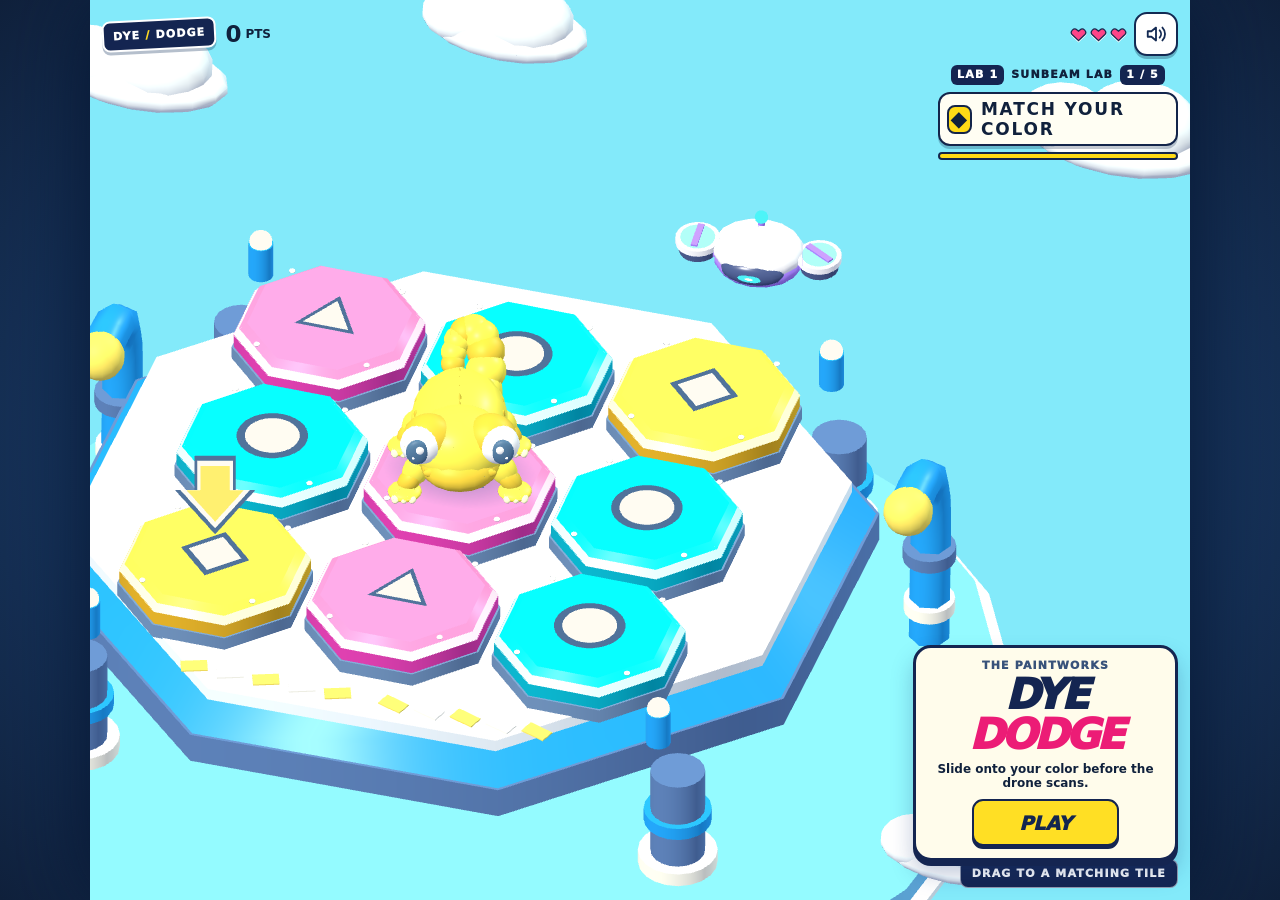
<file: index-source.html>
<!doctype html>
<html lang="en">
<head>
<meta charset="utf-8">
<meta name="viewport" content="width=device-width, initial-scale=1, viewport-fit=cover">
<meta name="theme-color" content="#90edff">
<meta name="description" content="Slide a chameleon to matching paint before the drone scans. A one-thumb 3D arcade game.">
<title>Dye Dodge</title>
<link rel="icon" href="icon.svg">
<link rel="stylesheet" href="style.css">
</head>
<body>
<main id="game" aria-label="Dye Dodge">
  <canvas id="scene" aria-label="Drag across the arena to move. You can also tap a tile or use the arrow keys."></canvas>
  <header class="hud">
    <div class="run-info"><span class="brand">DYE<span> / </span>DODGE</span><div class="points"><strong id="score">0</strong><span>PTS</span></div></div>
    <div class="controls"><div id="hearts" aria-label="3 lives"></div><button id="sound" aria-label="Mute sound" title="Sound"></button></div>
  </header>
  <div class="mission" id="mission">
    <div class="lab"><span id="lab-num">01</span><span id="lab-name"></span><span id="scan-num"></span></div>
    <div class="match"><span id="swatch"></span><strong id="goal">MATCH YOUR COLOR</strong></div>
    <div class="meter" aria-hidden="true"><i id="timer"></i></div>
  </div>
  <div class="callout" id="callout" aria-live="polite" hidden></div>
  <div class="footer"><span id="tip">DRAG TO A MATCHING TILE</span><span id="streak" hidden></span></div>
  <section class="overlay" id="overlay" aria-label="Game menu">
    <div class="panel" id="panel">
      <div class="kicker" id="kicker">THE PAINTWORKS</div>
      <h1 id="heading">Dye<span> Dodge</span></h1>
      <p id="subheading">Slide onto your color before the drone scans.</p>
      <button id="play">Play</button>
      <div id="rewards" hidden></div>
    </div>
  </section>
</main>
<script src="vendor/three.min.js"></script>
<script type="module" src="app.mjs"></script>
</body>
</html>
</file>
<file: style.css>
:root{font-family:system-ui,-apple-system,sans-serif;color:#10213c;background:#10213c;--ink:#112347;--target:#ffdb16;--shade:#ffeb89;color-scheme:light}
*{box-sizing:border-box}
[hidden]{display:none!important}
body{margin:0;background:radial-gradient(ellipse at center,#22538f,#10213c);overflow:hidden}
button{font:inherit;color:inherit;cursor:pointer;touch-action:manipulation}
button:focus-visible{outline:3px solid white;outline-offset:3px}
#game{position:relative;isolation:isolate;width:min(100%,680px,var(--host-width,680px));height:100vh;height:100dvh;margin:auto;overflow:hidden;background:#81edff;box-shadow:0 0 80px #061530;touch-action:none;--t:max(12px,env(safe-area-inset-top));--r:max(12px,env(safe-area-inset-right));--b:max(12px,env(safe-area-inset-bottom));--l:max(12px,env(safe-area-inset-left))}
canvas{width:100%;height:100%;display:block;touch-action:none}
.hud{position:absolute;inset:var(--t) var(--r) auto var(--l);display:flex;justify-content:space-between;align-items:center;pointer-events:none}
.run-info{display:flex;gap:9px;align-items:center}
.brand,.lab,.match,.footer,.kicker{font-size:11px;font-weight:950;letter-spacing:.105em}
.brand{padding:7px 9px;background:#142551;color:white;border:2px solid white;border-radius:8px;transform:rotate(-3deg);box-shadow:0 3px #16345e50;white-space:nowrap}
.brand span{color:#ffda23}
.points{display:flex;align-items:center;gap:4px;font-size:12px;font-weight:900;white-space:nowrap}
.points strong{font-size:23px;font-variant-numeric:tabular-nums;line-height:1}
.controls{display:flex;align-items:center;gap:7px}
#hearts{display:flex;gap:3px;align-items:center}
#hearts svg{width:17px;height:17px;filter:drop-shadow(0 1px white)}
#sound{background:#fff;color:#132a53;border:2px solid #132a53;border-radius:13px;display:grid;place-items:center;width:44px;height:44px;box-shadow:0 3px #18345152;pointer-events:auto}
#sound svg{width:22px;height:22px}
.mission{position:absolute;top:calc(var(--t) + 53px);left:50%;transform:translateX(-50%);width:min(320px,calc(100% - 24px));pointer-events:none}
.lab{display:flex;align-items:center;justify-content:center;gap:7px;text-transform:uppercase;line-height:1.3}
#lab-num,#scan-num{padding:3px 6px;border-radius:6px;background:#142551;color:#fff;white-space:nowrap}
.match{display:flex;gap:9px;align-items:center;justify-content:center;padding:5px 7px;margin-top:7px;border:2px solid #13254a;border-radius:12px;background:#fffef3;box-shadow:0 3px #13254a40;font-size:clamp(12px,3.9vw,17px)}
#swatch{width:29px;height:29px;display:grid;place-items:center;background:var(--target);border:2px solid #13254a;border-radius:8px;font-size:20px;line-height:1}
.meter{margin-top:6px;height:8px;overflow:hidden;border-radius:99px;background:#172b57;border:2px solid #13254a}
.meter i{display:block;height:100%;background:var(--target);width:100%;transform-origin:left}
.footer{position:absolute;bottom:var(--b);left:50%;transform:translateX(-50%);max-width:95%;padding:7px 11px;border-radius:8px;text-align:center;background:#142551;color:white;border:1px solid #fff8;white-space:nowrap;pointer-events:none}
.footer #streak{color:#ffe572;margin-left:7px}
.callout{position:absolute;left:50%;top:42%;transform:translate(-50%,-50%) rotate(-7deg);z-index:2;padding:10px 14px;border:3px solid #142551;border-radius:11px;background:#f9ff83;box-shadow:0 4px #142551;color:#142551;font-size:clamp(17px,5vw,30px);font-weight:1000;white-space:nowrap;pointer-events:none}
.callout.hit{background:#ff5487;color:#fff}
.overlay{position:absolute;inset:auto var(--r) calc(var(--b) + 28px) var(--l);display:grid;justify-items:center;pointer-events:none}
.panel{width:min(350px,100%);padding:11px 14px 12px;text-align:center;background:#fffceb;border:3px solid #142551;border-radius:18px;box-shadow:0 5px #142551,0 13px 22px #15377745;pointer-events:none}
.panel h1{font-size:clamp(30px,8.6vw,54px);font-style:italic;font-weight:1000;letter-spacing:-.075em;line-height:.96;text-transform:uppercase;margin:3px 0;color:#142551}
.panel h1 span{color:#ec1c76}
.panel p{margin:6px 0 8px;font-size:clamp(12px,3.4vw,15px);font-weight:750;line-height:1.23}
.kicker{color:#38527a}
#play{border:2px solid #142551;border-radius:11px;min-height:47px;min-width:147px;padding:6px 12px;box-shadow:0 3px #142551;background:#ffdf24;color:#13264f;font-weight:1000;font-style:italic;text-transform:uppercase;font-size:19px;pointer-events:auto}
#play:active{transform:translateY(2px);box-shadow:0 1px #142551}
#rewards{margin-top:9px;font-size:11px;font-weight:750;line-height:1.25;color:#314566}
@media(max-height:650px) and (orientation:portrait){.panel{padding:7px 10px}.panel p{margin:4px 0 6px}.panel h1{font-size:30px}.overlay{bottom:calc(var(--b) + 23px)}.footer{font-size:10px;padding:5px 9px}.mission{top:calc(var(--t) + 48px)}}
@media(orientation:landscape){#game{width:min(100%,1100px,var(--host-width,1100px))}.mission{left:auto;right:var(--r);transform:none;width:min(240px,30%);top:calc(var(--t) + 53px)}.overlay{inset:auto var(--r) calc(var(--b) + 27px) auto;width:min(265px,34%)}.footer{left:auto;right:var(--r);transform:none}.panel h1{font-size:clamp(22px,4vw,42px)}.panel p{font-size:12px}.callout{left:37%}}
@media(max-width:360px){.brand{font-size:10px;padding:6px}.run-info,.controls{gap:5px}.points strong{font-size:21px}}
</file>
